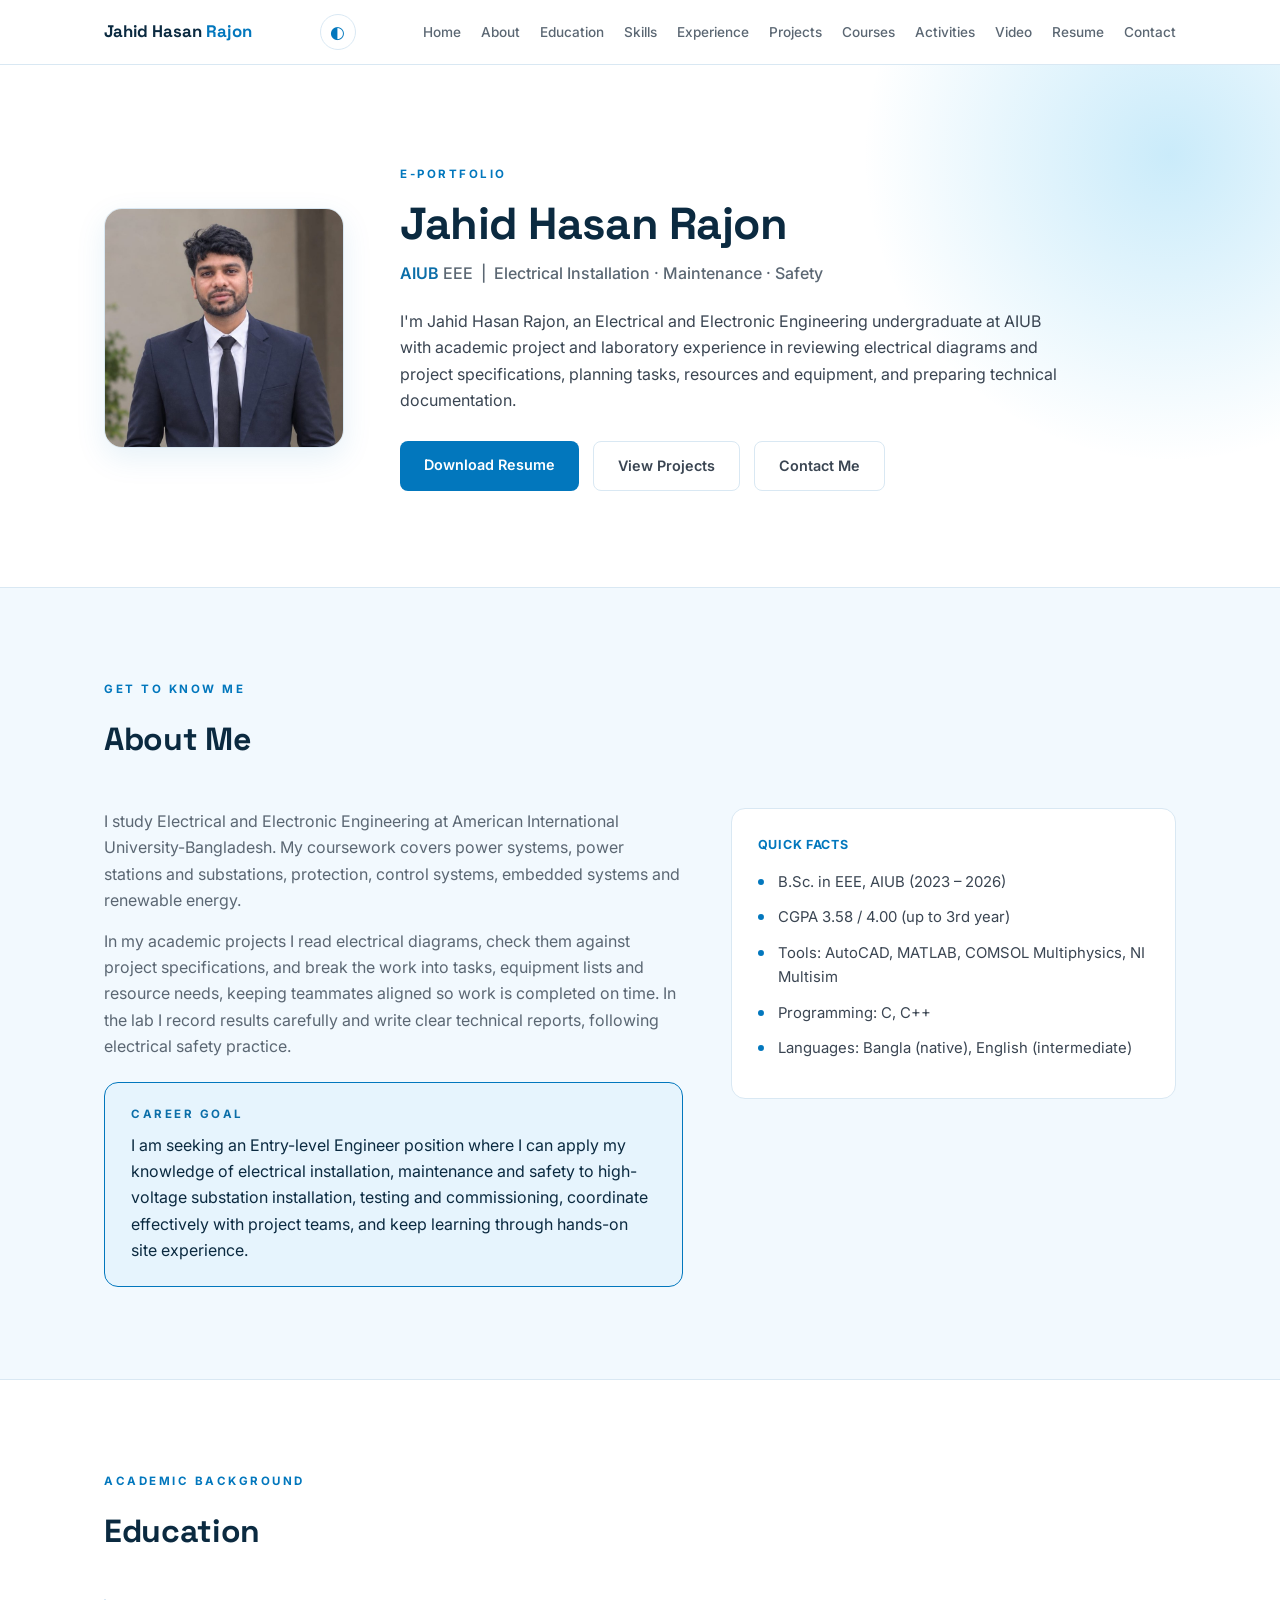
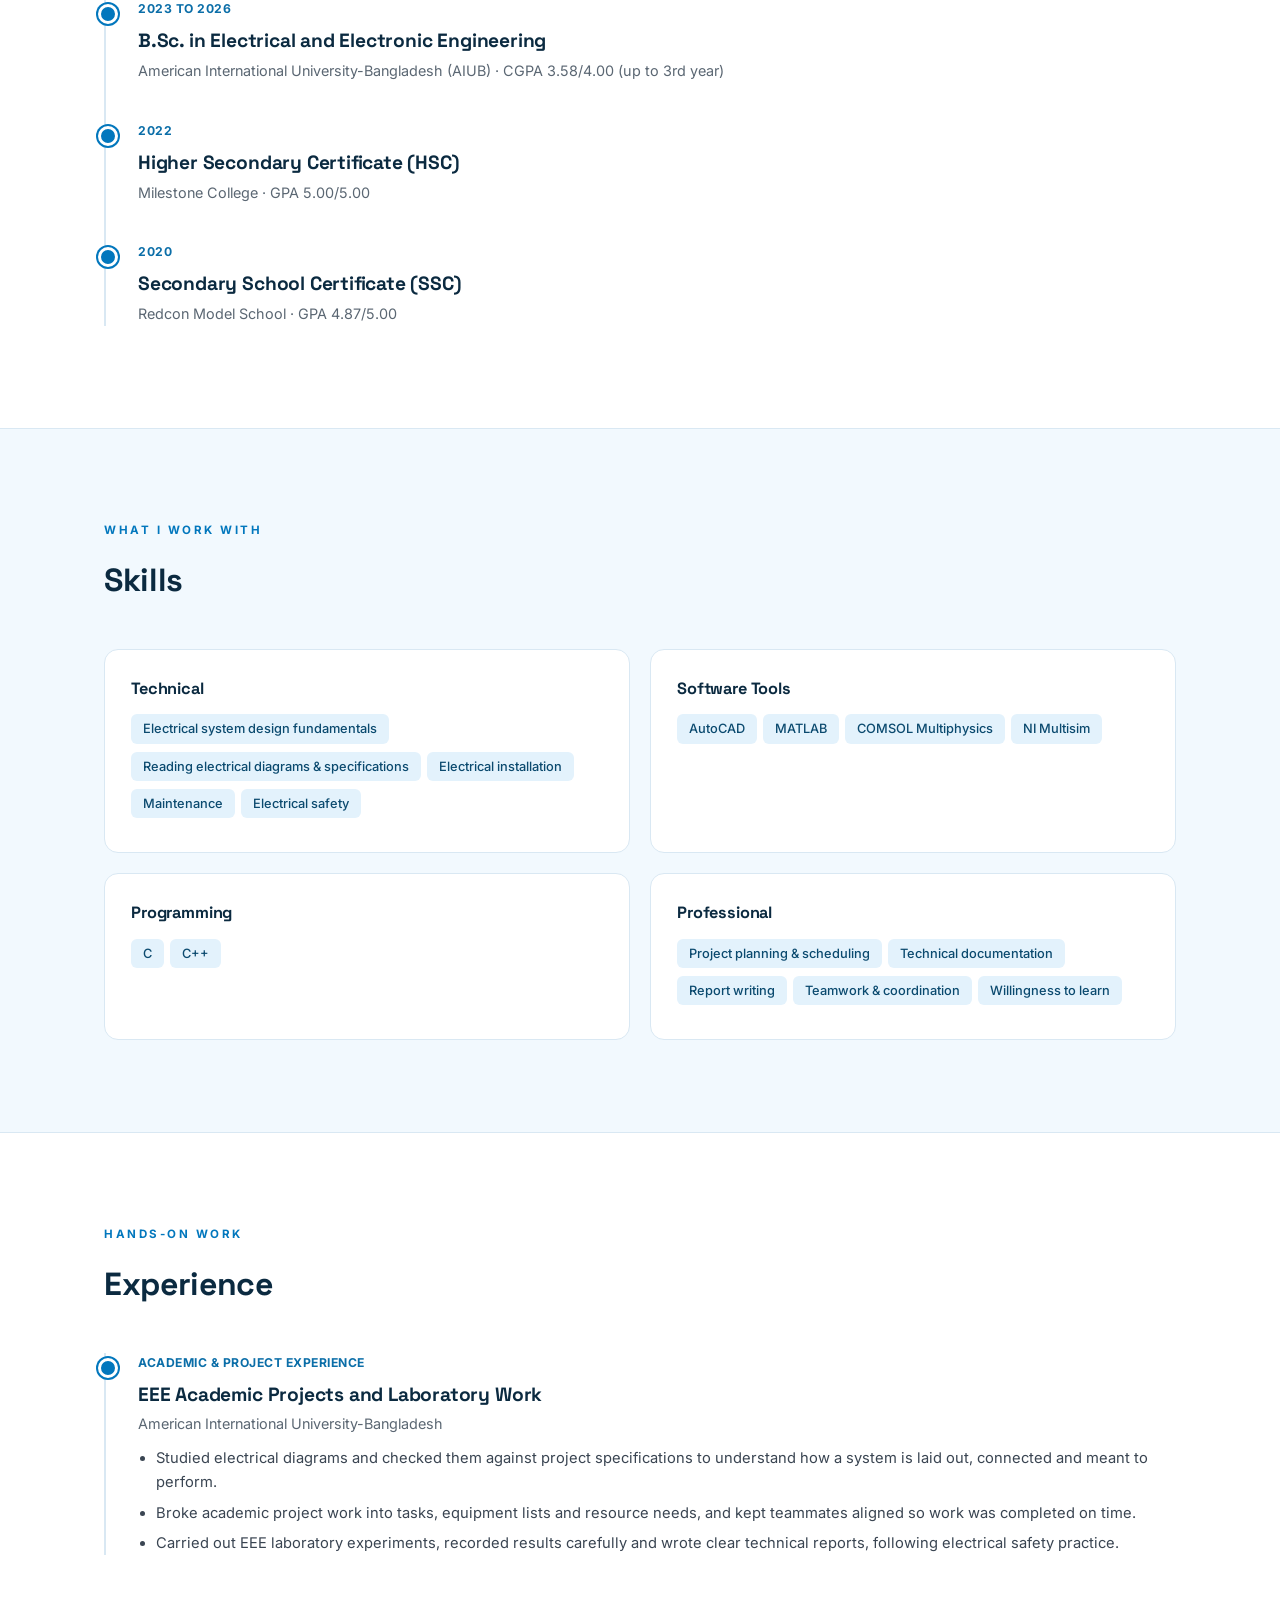
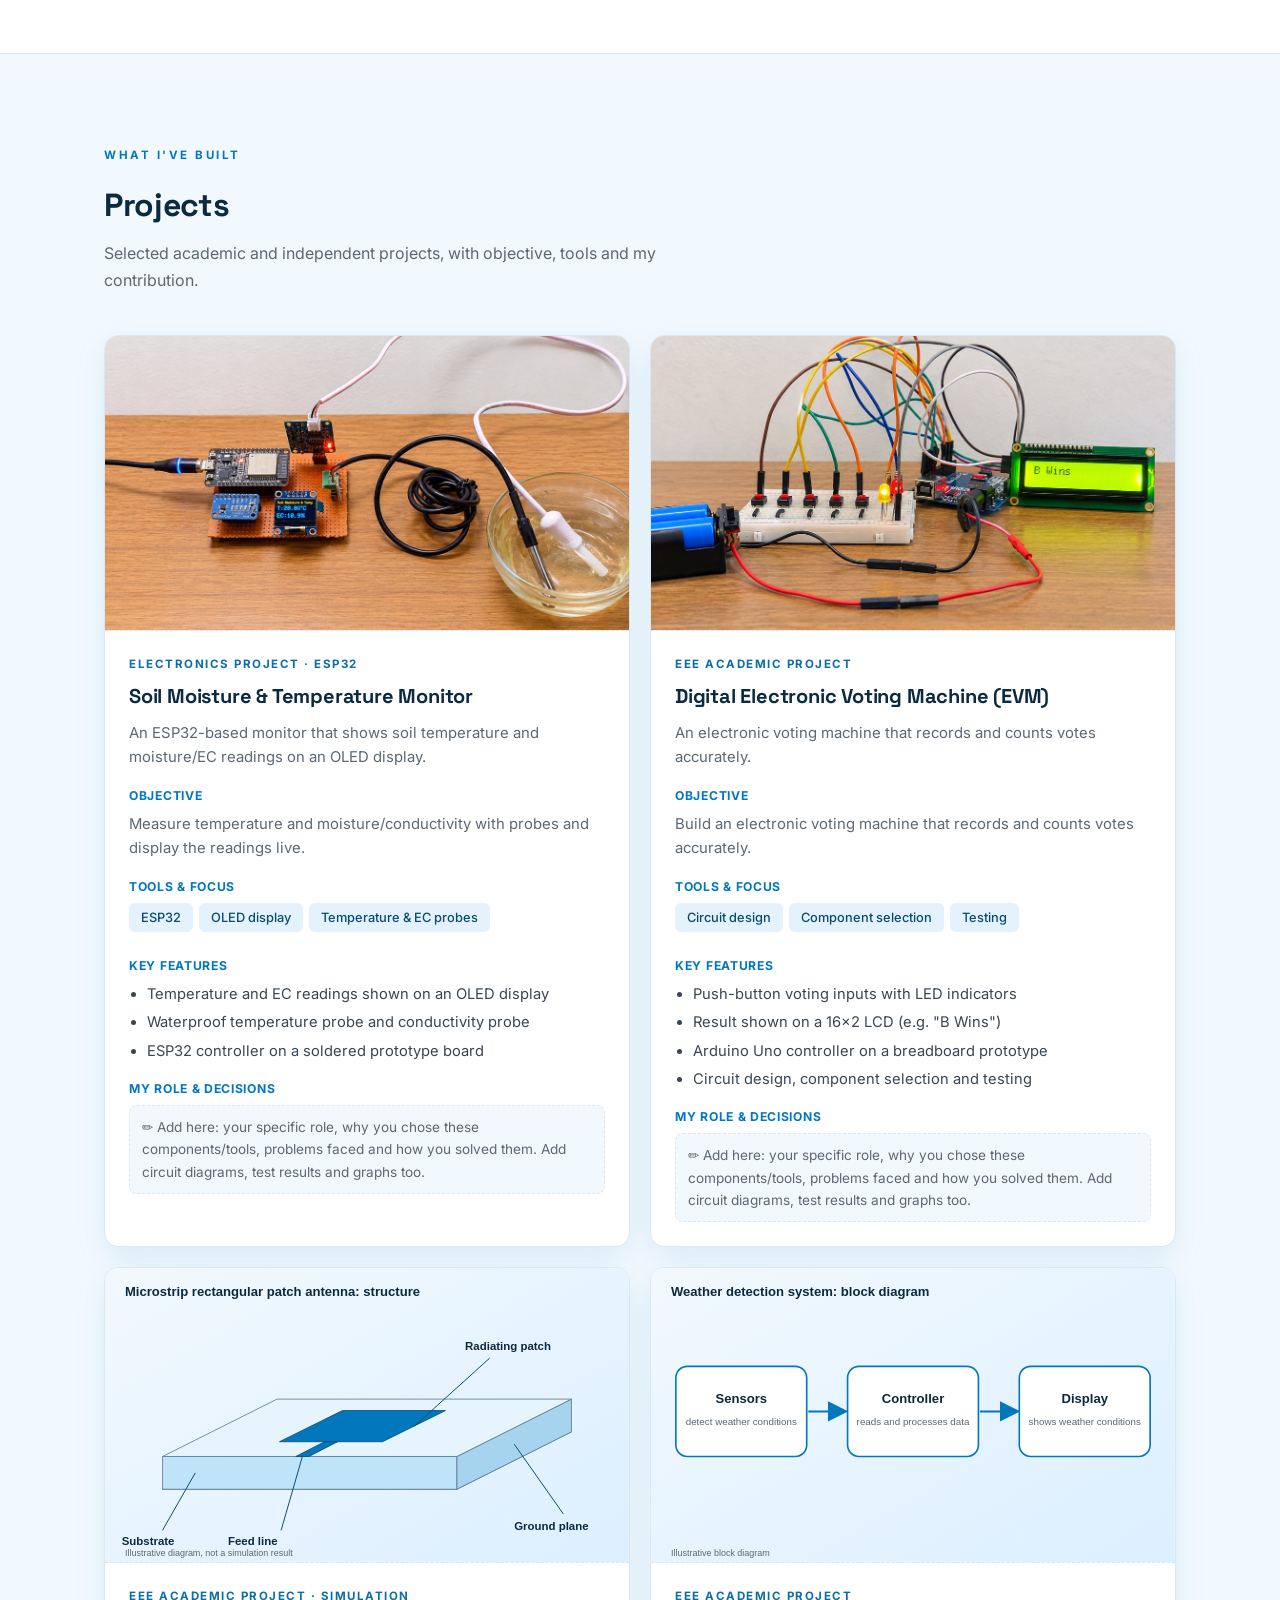
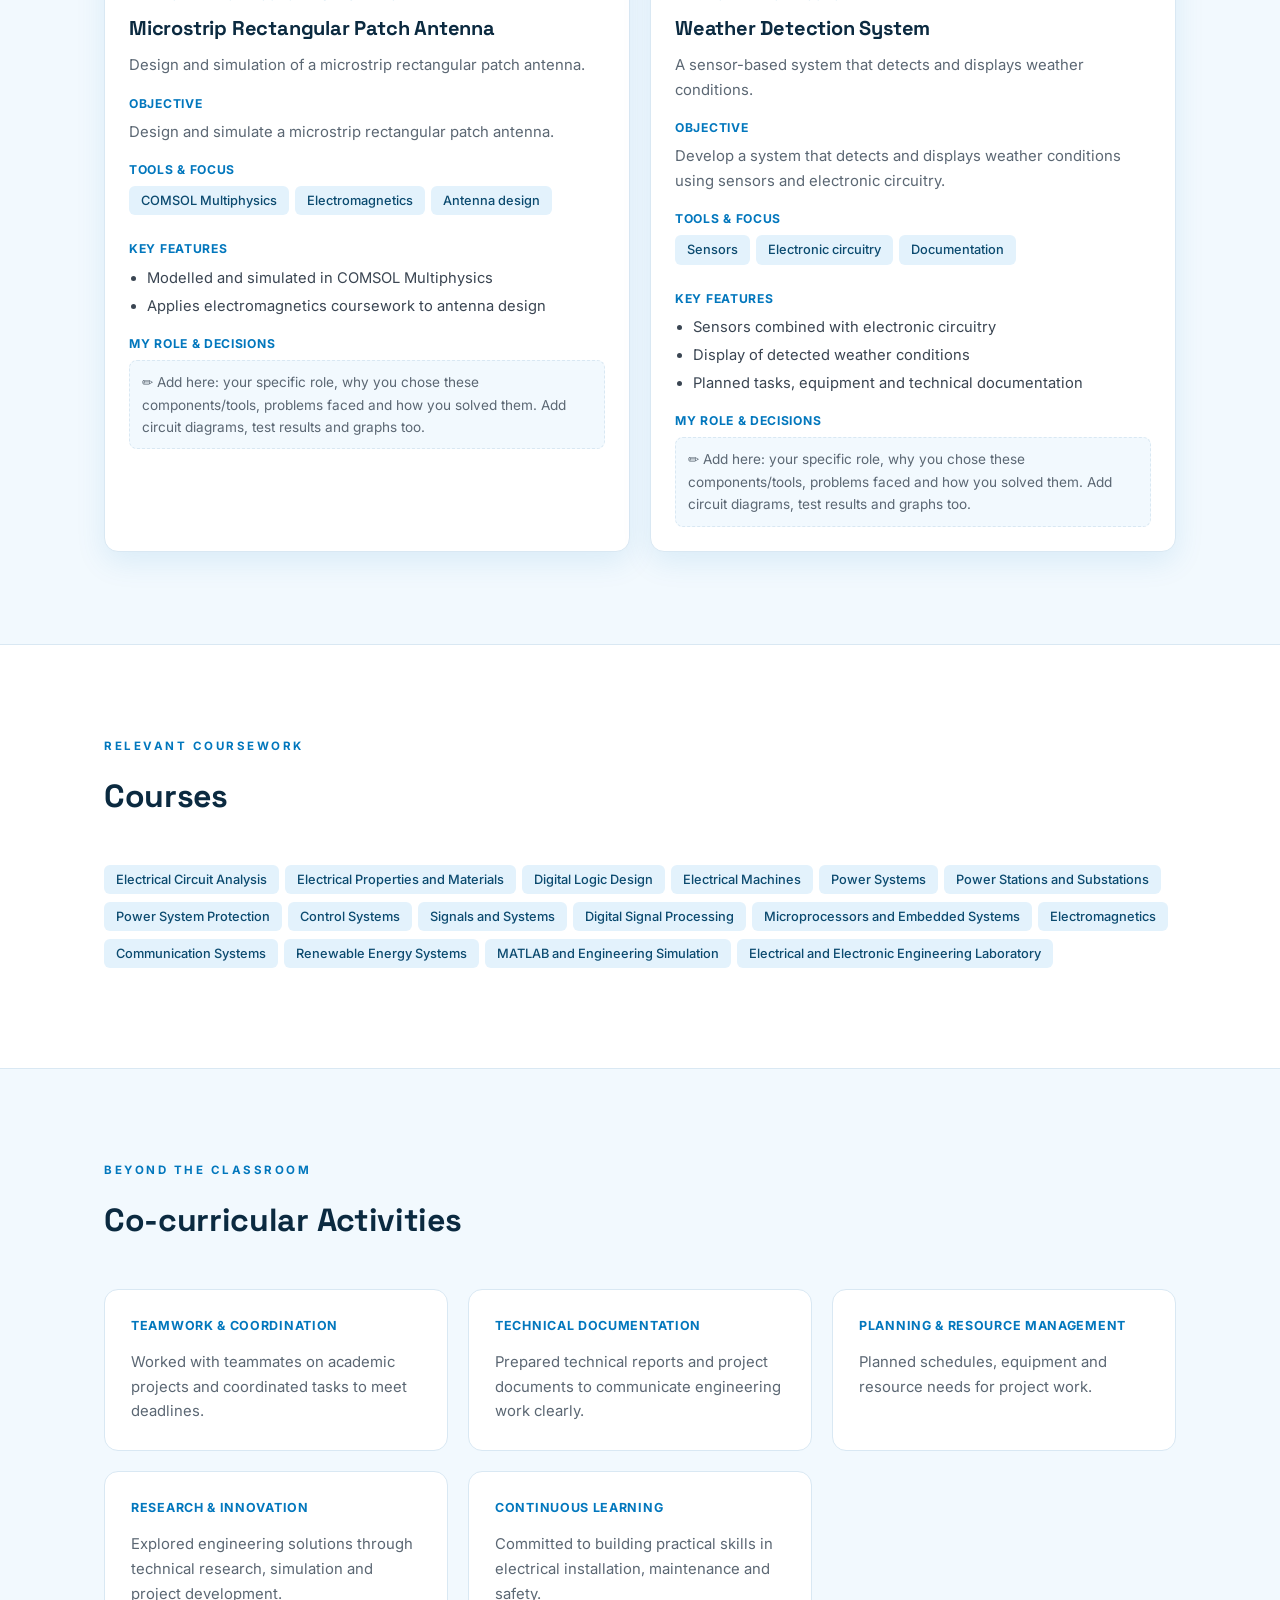
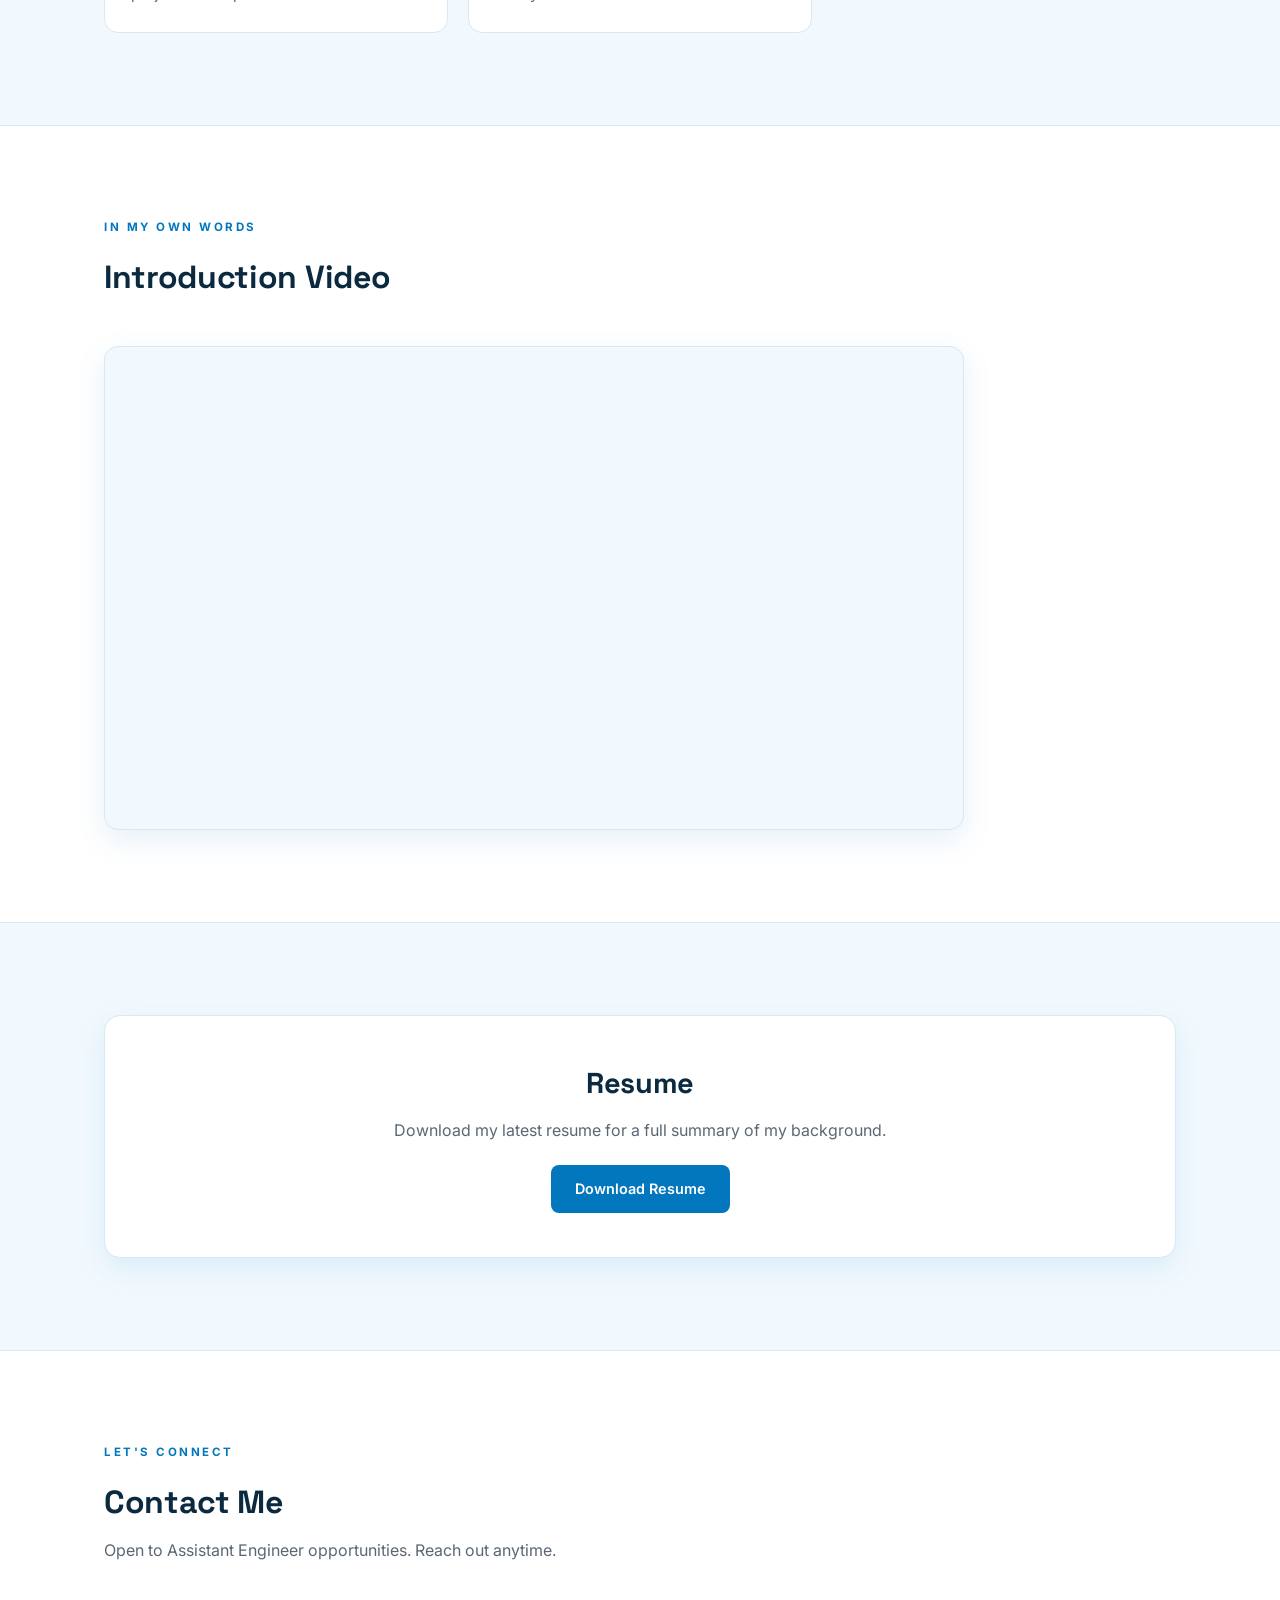
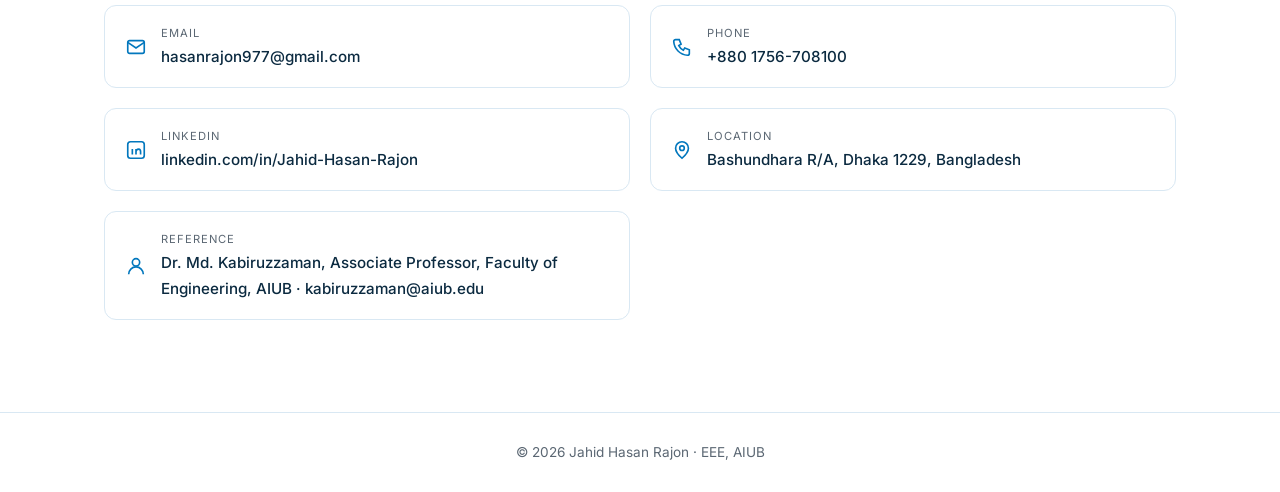
<file: index.html>
<!doctype html><html lang="en"><head><meta charset="utf-8"><meta name="viewport" content="width=device-width,initial-scale=1"><title>Jahid Hasan Rajon | E-Portfolio</title><meta name="description" content="E-portfolio of Jahid Hasan Rajon, EEE undergraduate at AIUB.">
<link rel="preconnect" href="https://fonts.googleapis.com"><link rel="preconnect" href="https://fonts.gstatic.com" crossorigin><link href="https://fonts.googleapis.com/css2?family=Space+Grotesk:wght@500;600;700&family=Inter:wght@400;500;600;700&display=swap" rel="stylesheet">
<style>:root{--accent:#0277bd;--glow:rgba(14,165,233,.22);--accent-soft:#e6f4fd}[data-theme="dark"]{--accent:#7cc8f5;--glow:rgba(124,200,245,.12);--accent-soft:#0f1d2a}
*{box-sizing:border-box;margin:0;padding:0}
:root{--bg:#ffffff;--bg-alt:#f2f9fe;--card:#ffffff;--line:#d9e8f3;--ink:#3a4552;--muted:#5b6773;--heading:#0b2a40;--accent2:#0b6ea8;--tag-bg:#e3f2fc;--tag-text:#0b4a6f;--nav-bg:rgba(255,255,255,.92);--shadow:0 10px 30px rgba(2,119,189,.10)}
[data-theme="dark"]{--bg:#0b0d10;--bg-alt:#11151a;--card:#161b21;--line:#262d36;--ink:#c5ccd4;--muted:#94a0ac;--heading:#fff;--accent2:#f0b429;--tag-bg:#1c222a;--tag-text:#d6dce2;--nav-bg:rgba(11,13,16,.92);--shadow:0 10px 30px rgba(0,0,0,.4)}
html{scroll-behavior:smooth;scroll-padding-top:70px}
body{background:var(--bg);color:var(--ink);font-family:'Inter',system-ui,sans-serif;line-height:1.65;-webkit-font-smoothing:antialiased;transition:background .2s,color .2s}
h1,h2,h3,h4{font-family:'Space Grotesk','Inter',sans-serif;color:var(--heading);letter-spacing:-.01em}
a{color:var(--accent);text-decoration:none}a:hover{text-decoration:underline}
img{max-width:100%;display:block}
.wrap{max-width:1120px;margin:0 auto;padding:0 24px}
section{padding:92px 0;border-bottom:1px solid var(--line)}
section.alt{background:var(--bg-alt)}
section:last-of-type{border-bottom:none}
nav{position:sticky;top:0;z-index:100;background:var(--nav-bg);backdrop-filter:blur(10px);border-bottom:1px solid var(--line)}
nav .wrap{display:flex;align-items:center;justify-content:space-between;padding:14px 24px;gap:16px;flex-wrap:wrap}
.brand{font-family:'Space Grotesk',sans-serif;font-weight:700;color:var(--heading);font-size:1.05rem}
.brand span{color:var(--accent)}
.navlinks{display:flex;align-items:center;gap:20px;flex-wrap:wrap}
.navlinks a{color:var(--muted);font-size:.85rem;font-weight:500}
.navlinks a:hover{color:var(--heading);text-decoration:none}
.navright{display:flex;align-items:center;gap:12px}
.theme-toggle{background:var(--card);border:1px solid var(--line);border-radius:20px;width:36px;height:36px;display:flex;align-items:center;justify-content:center;cursor:pointer;color:var(--accent)}
.theme-toggle{font-size:17px;line-height:1}.theme-toggle:hover{border-color:var(--accent)}
.navtoggle{display:none;background:none;border:none;color:var(--heading);font-size:1.5rem;cursor:pointer}
#home{padding-top:100px;padding-bottom:96px;position:relative;overflow:hidden}
#home::before{content:"";position:absolute;top:-220px;right:-200px;width:620px;height:620px;background:radial-gradient(circle,var(--glow),transparent 70%);pointer-events:none}
#home .wrap{display:flex;align-items:center;gap:56px;flex-wrap:wrap;position:relative;z-index:1}
.hero-photo{width:240px;height:240px;border-radius:18px;object-fit:cover;border:1px solid var(--line);box-shadow:var(--shadow);flex-shrink:0}
.hero-text{flex:1;min-width:280px}
.eyebrow,.sec-eyebrow{text-transform:uppercase;letter-spacing:2.5px;font-size:.72rem;color:var(--accent);font-weight:700;margin-bottom:14px}
#home h1{font-size:2.8rem;line-height:1.15;margin-bottom:10px}
.title-line{font-size:1rem;color:var(--muted);font-weight:500;margin-bottom:22px}
.title-line b{color:var(--accent2);font-weight:600}
.intro{max-width:660px;margin-bottom:28px}
.hero-cta{display:flex;gap:14px;flex-wrap:wrap}
.btn{display:inline-block;padding:12px 24px;border-radius:8px;font-weight:600;font-size:.9rem;transition:all .2s}
.btn-primary{background:var(--accent);color:#fff}
.btn-primary:hover{text-decoration:none;transform:translateY(-2px);box-shadow:0 10px 24px var(--glow)}
.btn-outline{border:1px solid var(--line);color:var(--ink)}
.btn-outline:hover{text-decoration:none;border-color:var(--accent);color:var(--accent)}
.sec-head{margin-bottom:42px}
.sec-head h2{font-size:2rem}
.sec-sub{color:var(--muted);margin-top:8px;max-width:600px}
.about-grid{display:grid;grid-template-columns:1.3fr 1fr;gap:48px;align-items:start}
.about-grid p{color:var(--muted);margin-bottom:14px}
.card{background:var(--card);border:1px solid var(--line);border-radius:14px;padding:26px}
.card h3.lbl{font-family:'Inter',sans-serif;font-size:.78rem;text-transform:uppercase;letter-spacing:.7px;color:var(--accent);margin-bottom:14px}
ul.dots{list-style:none}
ul.dots li{position:relative;padding-left:20px;margin-bottom:11px;font-size:.93rem}
ul.dots li::before{content:"";position:absolute;left:0;top:9px;width:6px;height:6px;border-radius:50%;background:var(--accent)}
.goal-box{margin-top:22px;background:var(--accent-soft);border:1px solid var(--accent);border-radius:14px;padding:22px 26px}
.goal-box .sec-eyebrow{color:var(--accent2);margin-bottom:8px}
.goal-box p{color:var(--heading);margin:0}
.timeline{border-left:2px solid var(--line);padding-left:32px}
.tl-item{position:relative;margin-bottom:38px}
.tl-item:last-child{margin-bottom:0}
.tl-item::before{content:"";position:absolute;left:-40px;top:5px;width:14px;height:14px;border-radius:50%;background:var(--accent);border:3px solid var(--bg);box-shadow:0 0 0 2px var(--accent)}
.alt .tl-item::before{border-color:var(--bg-alt)}
.tl-date{font-size:.76rem;color:var(--accent2);font-weight:700;letter-spacing:.5px;text-transform:uppercase;margin-bottom:6px}
.tl-item h3{font-size:1.2rem;margin-bottom:2px}
.tl-org{font-size:.9rem;color:var(--muted);margin-bottom:10px}
.tl-item ul{padding-left:18px;font-size:.92rem}.tl-item li{margin-bottom:6px}
.grid{display:grid;gap:20px}
.g2{grid-template-columns:repeat(2,1fr)}.g3{grid-template-columns:repeat(3,1fr)}
.skill-card h3{font-size:1.02rem;margin-bottom:12px}
.tag{display:inline-block;background:var(--tag-bg);color:var(--tag-text);font-size:.8rem;padding:4px 12px;border-radius:6px;margin:0 6px 8px 0;font-weight:500}
.proj-card{display:flex;flex-direction:column;box-shadow:var(--shadow);padding:0;overflow:hidden}
.proj-img{position:relative;overflow:hidden;aspect-ratio:16/9;background:linear-gradient(135deg,var(--accent-soft),var(--bg-alt));border-bottom:1px dashed var(--line);display:grid;place-items:center;color:var(--muted);font-size:.82rem;text-align:center;padding:10px}
.proj-img img{position:absolute;inset:0;width:100%;height:100%;object-fit:cover}
.proj-body{padding:24px}
.proj-kind{font-size:.72rem;text-transform:uppercase;letter-spacing:1.5px;color:var(--accent2);font-weight:700;margin-bottom:6px}
.proj-body h3{font-size:1.25rem;margin-bottom:8px}
.proj-body h4{font-family:'Inter',sans-serif;font-size:.76rem;text-transform:uppercase;letter-spacing:.7px;color:var(--accent);margin:16px 0 6px}
.proj-body p{font-size:.93rem;color:var(--muted)}
.proj-body ul{padding-left:18px;font-size:.92rem}.proj-body li{margin-bottom:4px}
.todo{border:1px dashed var(--line);border-radius:8px;padding:10px 12px;font-size:.85rem;color:var(--muted);background:var(--bg-alt)}
.video-embed{max-width:860px;aspect-ratio:16/9;border-radius:14px;overflow:hidden;border:1px solid var(--line);background:var(--bg-alt);display:grid;place-items:center;box-shadow:var(--shadow)}
.video-embed iframe{width:100%;height:100%;border:0}
.video-ph{text-align:center;color:var(--muted);padding:20px}
.video-ph .play{width:64px;height:64px;border-radius:50%;background:var(--accent);display:grid;place-items:center;margin:0 auto 14px}
.resume-box{background:var(--card);border:1px solid var(--line);border-radius:16px;padding:44px;text-align:center;box-shadow:var(--shadow)}
.resume-box h2{font-size:1.8rem;margin-bottom:10px}.resume-box p{color:var(--muted);margin-bottom:22px}
.contact-card{display:flex;gap:14px;align-items:center;background:var(--card);border:1px solid var(--line);border-radius:12px;padding:18px 20px}
.contact-card svg{width:22px;height:22px;stroke:var(--accent);fill:none;stroke-width:1.8;flex-shrink:0}
.contact-card .label{display:block;font-size:.7rem;text-transform:uppercase;letter-spacing:1px;color:var(--muted)}
.contact-card .value{font-weight:500;color:var(--heading);word-break:break-word;font-size:.95rem}
footer{padding:28px 0;text-align:center;color:var(--muted);font-size:.85rem;border-top:1px solid var(--line)}
@media(max-width:820px){.about-grid,.g2,.g3{grid-template-columns:1fr}#home h1{font-size:2.2rem}section{padding:68px 0}.hero-photo{width:180px;height:180px}
.navtoggle{display:block}.navlinks{display:none;width:100%;flex-direction:column;align-items:flex-start;gap:12px;order:3}.navlinks.open{display:flex}}
</style>
<script>try{var t=localStorage.getItem("theme");if(t)document.documentElement.setAttribute("data-theme",t)}catch(e){}</script></head><body>
<nav><div class="wrap"><div class="brand">Jahid Hasan <span>Rajon</span></div><div class="navright"><button class="theme-toggle" id="tt" aria-label="Toggle light or dark mode" title="Toggle light or dark mode">◐</button><button class="navtoggle" id="nt" aria-label="Menu">&#9776;</button></div><div class="navlinks" id="nl"><a href="#home">Home</a><a href="#about">About</a><a href="#education">Education</a><a href="#skills">Skills</a><a href="#experience">Experience</a><a href="#projects">Projects</a><a href="#courses">Courses</a><a href="#activities">Activities</a><a href="#video">Video</a><a href="#resume">Resume</a><a href="#contact">Contact</a></div></div></nav>

<section id="home"><div class="wrap"><img class="hero-photo" src="assets/img/profile.jpg" alt="Jahid Hasan Rajon"><div class="hero-text"><div class="eyebrow">E-Portfolio</div><h1>Jahid Hasan Rajon</h1><div class="title-line"><b>AIUB</b> EEE &nbsp;|&nbsp; Electrical Installation · Maintenance · Safety</div><p class="intro">I'm Jahid Hasan Rajon, an Electrical and Electronic Engineering undergraduate at AIUB with academic project and laboratory experience in reviewing electrical diagrams and project specifications, planning tasks, resources and equipment, and preparing technical documentation.</p><div class="hero-cta"><a class="btn btn-primary" href="assets/CV_Jahid_Hasan_Rajon.docx" download>Download Resume</a><a class="btn btn-outline" href="#projects">View Projects</a><a class="btn btn-outline" href="#contact">Contact Me</a></div></div></div></section>

<section id="about" class="alt"><div class="wrap"><div class="sec-head"><div class="sec-eyebrow">Get to know me</div><h2>About Me</h2></div>
<div class="about-grid"><div><p>I study Electrical and Electronic Engineering at American International University-Bangladesh. My coursework covers power systems, power stations and substations, protection, control systems, embedded systems and renewable energy.</p><p>In my academic projects I read electrical diagrams, check them against project specifications, and break the work into tasks, equipment lists and resource needs, keeping teammates aligned so work is completed on time. In the lab I record results carefully and write clear technical reports, following electrical safety practice.</p><div class="goal-box"><div class="sec-eyebrow">Career Goal</div><p>I am seeking an Entry-level Engineer position where I can apply my knowledge of electrical installation, maintenance and safety to high-voltage substation installation, testing and commissioning, coordinate effectively with project teams, and keep learning through hands-on site experience.</p></div></div>
<div class="card"><h3 class="lbl">Quick Facts</h3><ul class="dots"><li>B.Sc. in EEE, AIUB (2023 – 2026)</li><li>CGPA 3.58 / 4.00 (up to 3rd year)</li><li>Tools: AutoCAD, MATLAB, COMSOL Multiphysics, NI Multisim</li><li>Programming: C, C++</li><li>Languages: Bangla (native), English (intermediate)</li></ul></div></div></div></section>

<section id="education"><div class="wrap"><div class="sec-head"><div class="sec-eyebrow">Academic Background</div><h2>Education</h2></div><div class="timeline"><div class="tl-item"><div class="tl-date">2023 to 2026</div><h3>B.Sc. in Electrical and Electronic Engineering</h3><div class="tl-org">American International University-Bangladesh (AIUB) · CGPA 3.58/4.00 (up to 3rd year)</div></div><div class="tl-item"><div class="tl-date">2022</div><h3>Higher Secondary Certificate (HSC)</h3><div class="tl-org">Milestone College · GPA 5.00/5.00</div></div><div class="tl-item"><div class="tl-date">2020</div><h3>Secondary School Certificate (SSC)</h3><div class="tl-org">Redcon Model School · GPA 4.87/5.00</div></div></div></div></section>

<section id="skills" class="alt"><div class="wrap"><div class="sec-head"><div class="sec-eyebrow">What I work with</div><h2>Skills</h2></div><div class="grid g2"><div class="card skill-card"><h3>Technical</h3><div><span class="tag">Electrical system design fundamentals</span><span class="tag">Reading electrical diagrams &amp; specifications</span><span class="tag">Electrical installation</span><span class="tag">Maintenance</span><span class="tag">Electrical safety</span></div></div><div class="card skill-card"><h3>Software Tools</h3><div><span class="tag">AutoCAD</span><span class="tag">MATLAB</span><span class="tag">COMSOL Multiphysics</span><span class="tag">NI Multisim</span></div></div><div class="card skill-card"><h3>Programming</h3><div><span class="tag">C</span><span class="tag">C++</span></div></div><div class="card skill-card"><h3>Professional</h3><div><span class="tag">Project planning &amp; scheduling</span><span class="tag">Technical documentation</span><span class="tag">Report writing</span><span class="tag">Teamwork &amp; coordination</span><span class="tag">Willingness to learn</span></div></div></div></div></section>

<section id="experience"><div class="wrap"><div class="sec-head"><div class="sec-eyebrow">Hands-on work</div><h2>Experience</h2></div><div class="timeline"><div class="tl-item"><div class="tl-date">Academic &amp; Project Experience</div><h3>EEE Academic Projects and Laboratory Work</h3><div class="tl-org">American International University-Bangladesh</div><ul><li>Studied electrical diagrams and checked them against project specifications to understand how a system is laid out, connected and meant to perform.</li><li>Broke academic project work into tasks, equipment lists and resource needs, and kept teammates aligned so work was completed on time.</li><li>Carried out EEE laboratory experiments, recorded results carefully and wrote clear technical reports, following electrical safety practice.</li></ul></div></div></div></section>

<section id="projects" class="alt"><div class="wrap"><div class="sec-head"><div class="sec-eyebrow">What I've built</div><h2>Projects</h2><p class="sec-sub">Selected academic and independent projects, with objective, tools and my contribution.</p></div><div class="grid g2"><div class="card proj-card"><div class="proj-img"><img src="assets/img/soil-monitor.jpg" alt="Soil Moisture &amp; Temperature Monitor"></div>
<div class="proj-body"><div class="proj-kind">Electronics project · ESP32</div><h3>Soil Moisture &amp; Temperature Monitor</h3><p>An ESP32-based monitor that shows soil temperature and moisture/EC readings on an OLED display.</p>
<h4>Objective</h4><p>Measure temperature and moisture/conductivity with probes and display the readings live.</p><h4>Tools &amp; Focus</h4><div><span class="tag">ESP32</span><span class="tag">OLED display</span><span class="tag">Temperature &amp; EC probes</span></div><h4>Key Features</h4><ul><li>Temperature and EC readings shown on an OLED display</li><li>Waterproof temperature probe and conductivity probe</li><li>ESP32 controller on a soldered prototype board</li></ul>
<h4>My Role &amp; Decisions</h4><div class="todo">✏️ Add here: your specific role, why you chose these components/tools, problems faced and how you solved them. Add circuit diagrams, test results and graphs too.</div></div></div><div class="card proj-card"><div class="proj-img"><img src="assets/img/evm.jpg" alt="Digital Electronic Voting Machine (EVM)"></div>
<div class="proj-body"><div class="proj-kind">EEE academic project</div><h3>Digital Electronic Voting Machine (EVM)</h3><p>An electronic voting machine that records and counts votes accurately.</p>
<h4>Objective</h4><p>Build an electronic voting machine that records and counts votes accurately.</p><h4>Tools &amp; Focus</h4><div><span class="tag">Circuit design</span><span class="tag">Component selection</span><span class="tag">Testing</span></div><h4>Key Features</h4><ul><li>Push-button voting inputs with LED indicators</li><li>Result shown on a 16x2 LCD (e.g. "B Wins")</li><li>Arduino Uno controller on a breadboard prototype</li><li>Circuit design, component selection and testing</li></ul>
<h4>My Role &amp; Decisions</h4><div class="todo">✏️ Add here: your specific role, why you chose these components/tools, problems faced and how you solved them. Add circuit diagrams, test results and graphs too.</div></div></div><div class="card proj-card"><div class="proj-img"><img src="assets/img/patch-antenna.svg" alt="Microstrip Rectangular Patch Antenna (illustrative diagram)"></div>
<div class="proj-body"><div class="proj-kind">EEE academic project · simulation</div><h3>Microstrip Rectangular Patch Antenna</h3><p>Design and simulation of a microstrip rectangular patch antenna.</p>
<h4>Objective</h4><p>Design and simulate a microstrip rectangular patch antenna.</p><h4>Tools &amp; Focus</h4><div><span class="tag">COMSOL Multiphysics</span><span class="tag">Electromagnetics</span><span class="tag">Antenna design</span></div><h4>Key Features</h4><ul><li>Modelled and simulated in COMSOL Multiphysics</li><li>Applies electromagnetics coursework to antenna design</li></ul>
<h4>My Role &amp; Decisions</h4><div class="todo">✏️ Add here: your specific role, why you chose these components/tools, problems faced and how you solved them. Add circuit diagrams, test results and graphs too.</div></div></div><div class="card proj-card"><div class="proj-img"><img src="assets/img/weather-station.svg" alt="Weather Detection System (illustrative diagram)"></div>
<div class="proj-body"><div class="proj-kind">EEE academic project</div><h3>Weather Detection System</h3><p>A sensor-based system that detects and displays weather conditions.</p>
<h4>Objective</h4><p>Develop a system that detects and displays weather conditions using sensors and electronic circuitry.</p><h4>Tools &amp; Focus</h4><div><span class="tag">Sensors</span><span class="tag">Electronic circuitry</span><span class="tag">Documentation</span></div><h4>Key Features</h4><ul><li>Sensors combined with electronic circuitry</li><li>Display of detected weather conditions</li><li>Planned tasks, equipment and technical documentation</li></ul>
<h4>My Role &amp; Decisions</h4><div class="todo">✏️ Add here: your specific role, why you chose these components/tools, problems faced and how you solved them. Add circuit diagrams, test results and graphs too.</div></div></div></div></div></section>

<section id="courses"><div class="wrap"><div class="sec-head"><div class="sec-eyebrow">Relevant coursework</div><h2>Courses</h2></div><div><span class="tag">Electrical Circuit Analysis</span><span class="tag">Electrical Properties and Materials</span><span class="tag">Digital Logic Design</span><span class="tag">Electrical Machines</span><span class="tag">Power Systems</span><span class="tag">Power Stations and Substations</span><span class="tag">Power System Protection</span><span class="tag">Control Systems</span><span class="tag">Signals and Systems</span><span class="tag">Digital Signal Processing</span><span class="tag">Microprocessors and Embedded Systems</span><span class="tag">Electromagnetics</span><span class="tag">Communication Systems</span><span class="tag">Renewable Energy Systems</span><span class="tag">MATLAB and Engineering Simulation</span><span class="tag">Electrical and Electronic Engineering Laboratory</span></div></div></section>

<section id="activities" class="alt"><div class="wrap"><div class="sec-head"><div class="sec-eyebrow">Beyond the classroom</div><h2>Co-curricular Activities</h2></div><div class="grid g3"><div class="card"><h3 class="lbl">Teamwork &amp; Coordination</h3><p style="font-size:.93rem;color:var(--muted)">Worked with teammates on academic projects and coordinated tasks to meet deadlines.</p></div><div class="card"><h3 class="lbl">Technical Documentation</h3><p style="font-size:.93rem;color:var(--muted)">Prepared technical reports and project documents to communicate engineering work clearly.</p></div><div class="card"><h3 class="lbl">Planning &amp; Resource Management</h3><p style="font-size:.93rem;color:var(--muted)">Planned schedules, equipment and resource needs for project work.</p></div><div class="card"><h3 class="lbl">Research &amp; Innovation</h3><p style="font-size:.93rem;color:var(--muted)">Explored engineering solutions through technical research, simulation and project development.</p></div><div class="card"><h3 class="lbl">Continuous Learning</h3><p style="font-size:.93rem;color:var(--muted)">Committed to building practical skills in electrical installation, maintenance and safety.</p></div></div></div></section>

<section id="video"><div class="wrap"><div class="sec-head"><div class="sec-eyebrow">In my own words</div><h2>Introduction Video</h2></div>
<div class="video-embed" id="vid"><div class="video-ph"><div class="play"><svg viewBox="0 0 24 24" width="26" height="26" fill="#fff"><path d="M8 5v14l11-7z"/></svg></div>Introduction video coming soon</div></div></div></section>

<section id="resume" class="alt"><div class="wrap"><div class="resume-box"><h2>Resume</h2><p>Download my latest resume for a full summary of my background.</p><a class="btn btn-primary" href="assets/CV_Jahid_Hasan_Rajon.docx" download>Download Resume</a></div></div></section>

<section id="contact"><div class="wrap"><div class="sec-head"><div class="sec-eyebrow">Let's connect</div><h2>Contact Me</h2><p class="sec-sub">Open to Assistant Engineer opportunities. Reach out anytime.</p></div><div class="grid g2"><div class="contact-card"><svg viewBox="0 0 24 24"><rect x="3" y="5" width="18" height="14" rx="2"/><path d="m3 7 9 6 9-6"/></svg><div><span class="label">Email</span><a class="value" href="mailto:hasanrajon977@gmail.com" target="_blank" rel="noreferrer">hasanrajon977@gmail.com</a></div></div><div class="contact-card"><svg viewBox="0 0 24 24"><path d="M5 4h4l2 5-2.5 1.5a11 11 0 0 0 5 5L15 13l5 2v4a2 2 0 0 1-2 2A16 16 0 0 1 3 6a2 2 0 0 1 2-2z"/></svg><div><span class="label">Phone</span><a class="value" href="tel:+8801756708100" target="_blank" rel="noreferrer">+880 1756-708100</a></div></div><div class="contact-card"><svg viewBox="0 0 24 24"><rect x="3" y="3" width="18" height="18" rx="3"/><path d="M8 11v6M8 7.5v.01M12 17v-6m0 3c0-2 1.5-3 3-3s2 1 2 3v3"/></svg><div><span class="label">LinkedIn</span><a class="value" href="https://linkedin.com/in/Jahid-Hasan-Rajon" target="_blank" rel="noreferrer">linkedin.com/in/Jahid-Hasan-Rajon</a></div></div><div class="contact-card"><svg viewBox="0 0 24 24"><path d="M12 21s7-6.2 7-11a7 7 0 0 0-14 0c0 4.8 7 11 7 11z"/><circle cx="12" cy="10" r="2.5"/></svg><div><span class="label">Location</span><span class="value">Bashundhara R/A, Dhaka 1229, Bangladesh</span></div></div><div class="contact-card"><svg viewBox="0 0 24 24"><circle cx="12" cy="8" r="4"/><path d="M4 21a8 8 0 0 1 16 0"/></svg><div><span class="label">Reference</span><span class="value">Dr. Md. Kabiruzzaman, Associate Professor, Faculty of Engineering, AIUB · kabiruzzaman@aiub.edu</span></div></div></div></div></section>
<footer>© 2026 Jahid Hasan Rajon · EEE, AIUB</footer>
<script>
// To add your introduction video, paste the YouTube video ID below (the part after v= in the link).
var VIDEO_ID="https://drive.google.com/file/d/10fgX8a1R5i_GdVLsY_lmEfAgfxm5sOXH/preview";

if(VIDEO_ID){
    document.getElementById("vid").innerHTML =
    '<iframe src="'+VIDEO_ID+'" title="Introduction video" allowfullscreen></iframe>';
}
document.getElementById("nt").onclick=function(){document.getElementById("nl").classList.toggle("open")};
document.querySelectorAll("#nl a").forEach(function(a){a.onclick=function(){document.getElementById("nl").classList.remove("open")}});
document.getElementById("tt").onclick=function(){var d=document.documentElement,n=d.getAttribute("data-theme")==="dark"?"light":"dark";d.setAttribute("data-theme",n);try{localStorage.setItem("theme",n)}catch(e){}};
</script></body></html>
</file>
